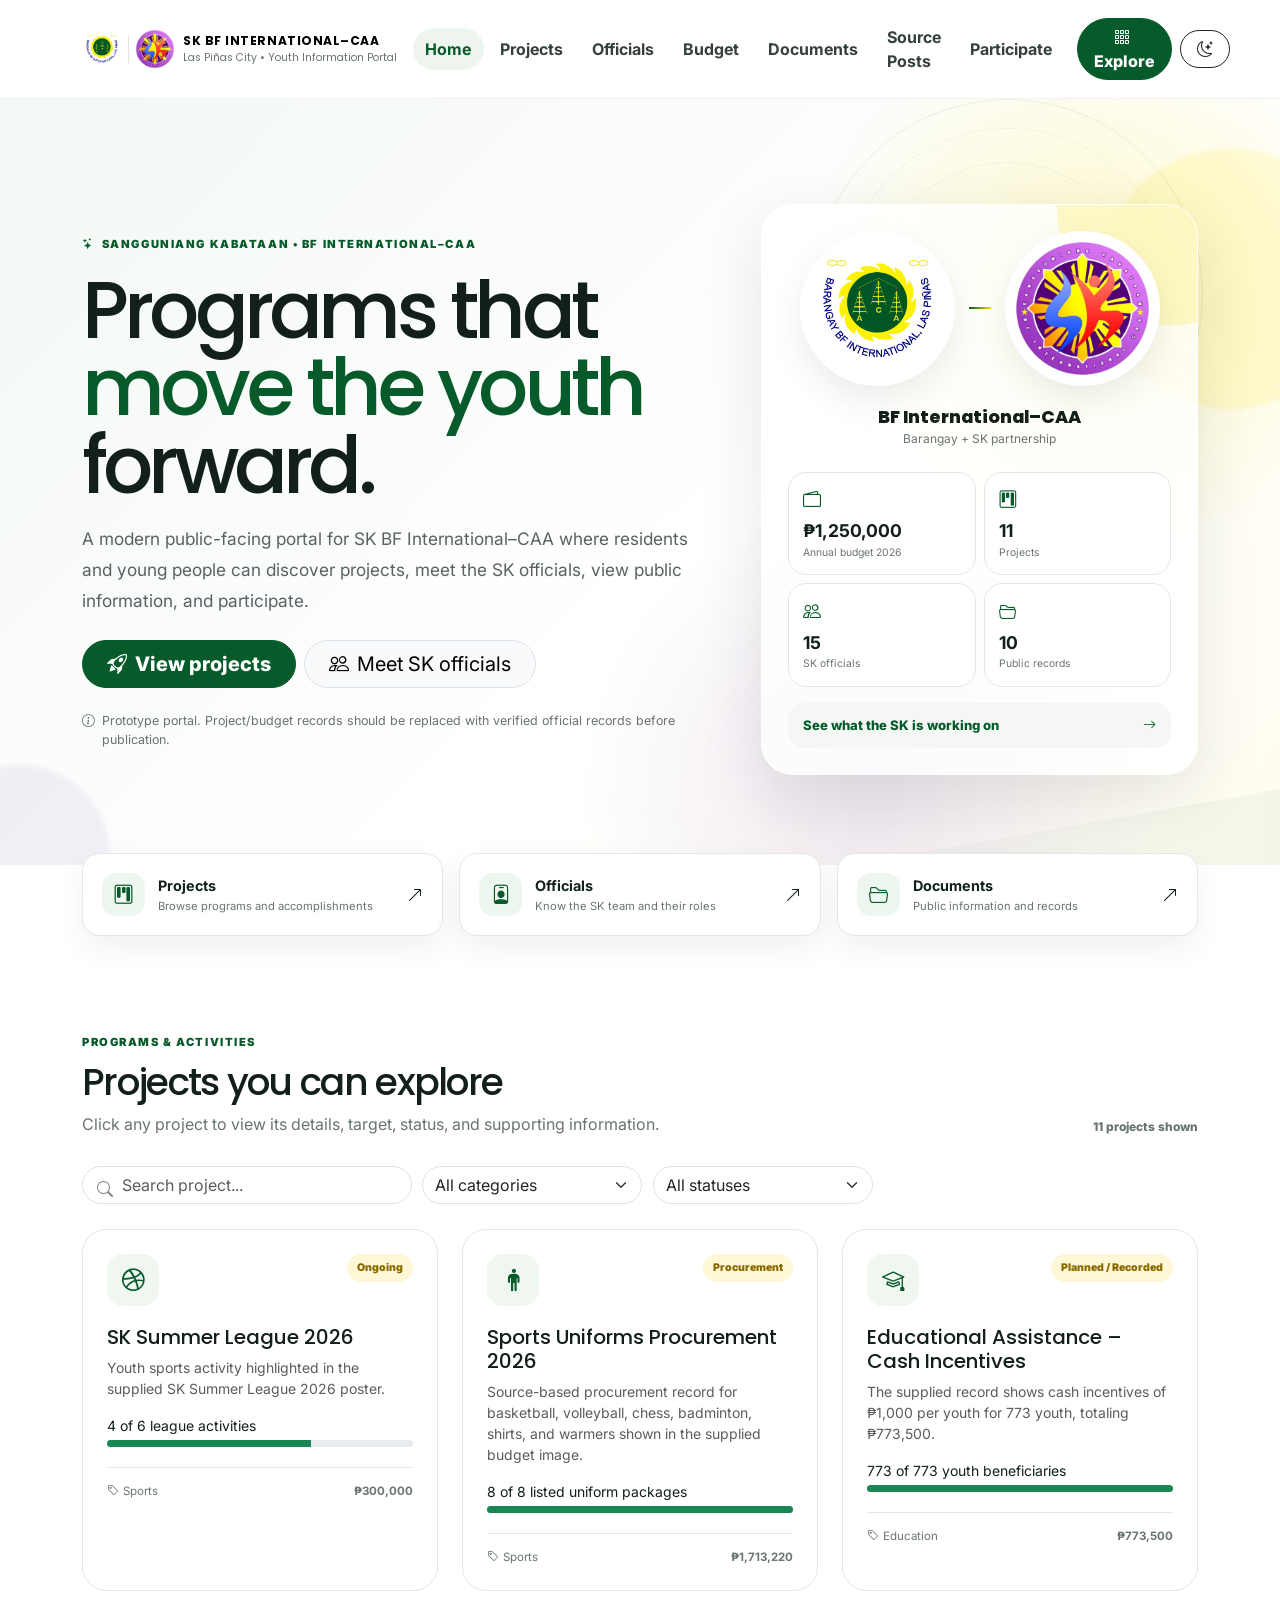
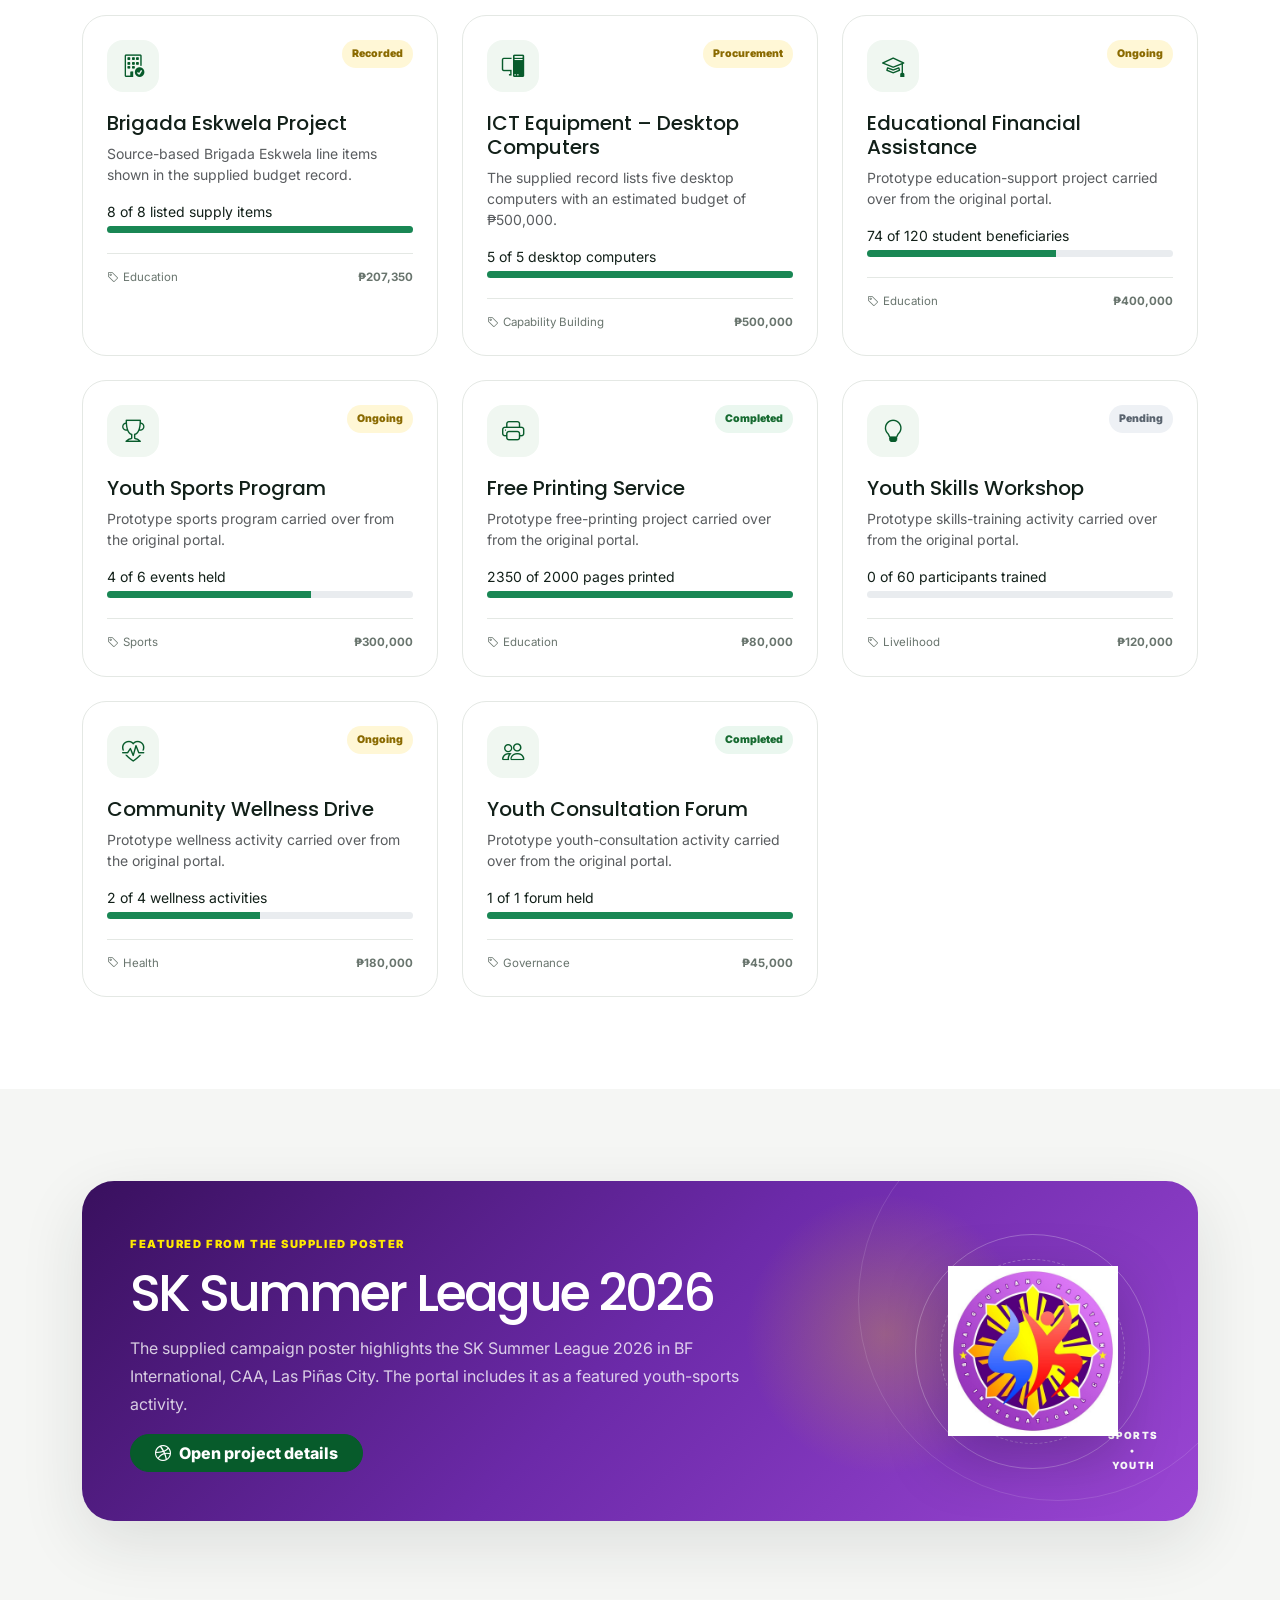
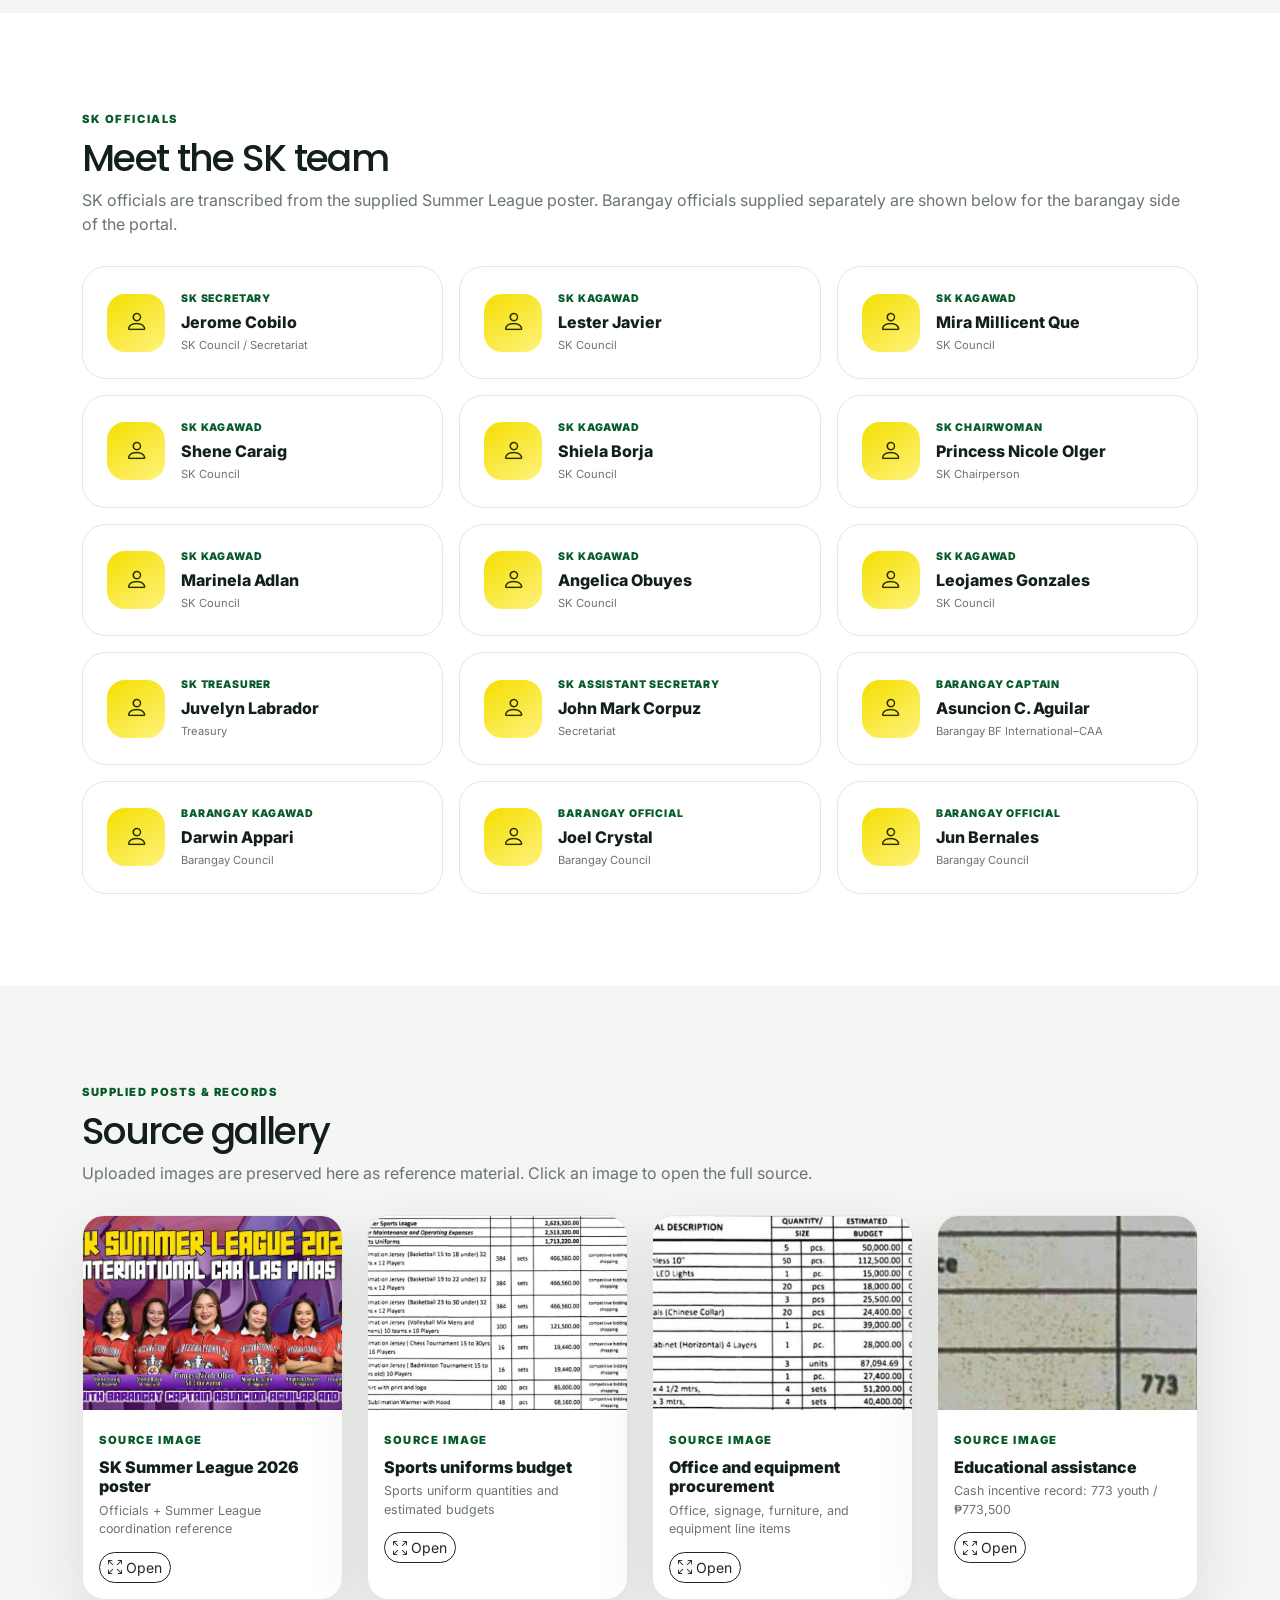
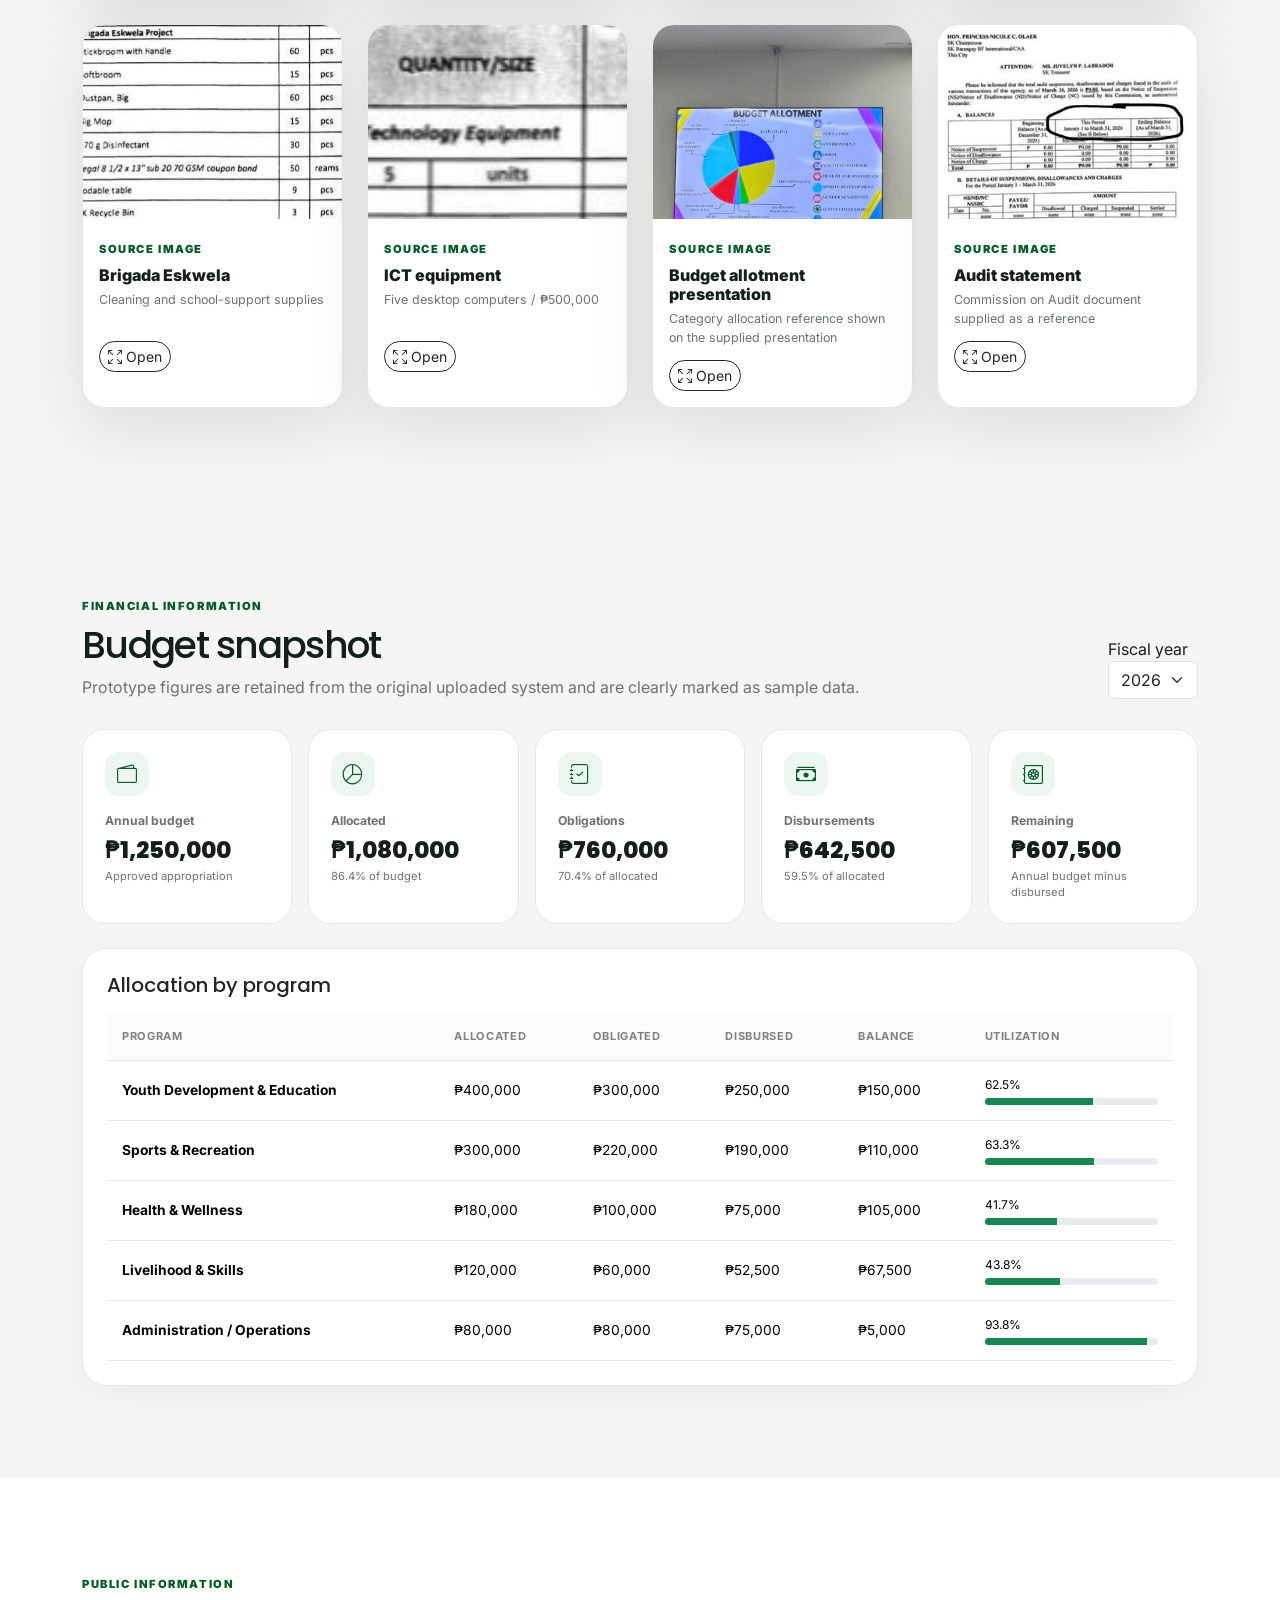
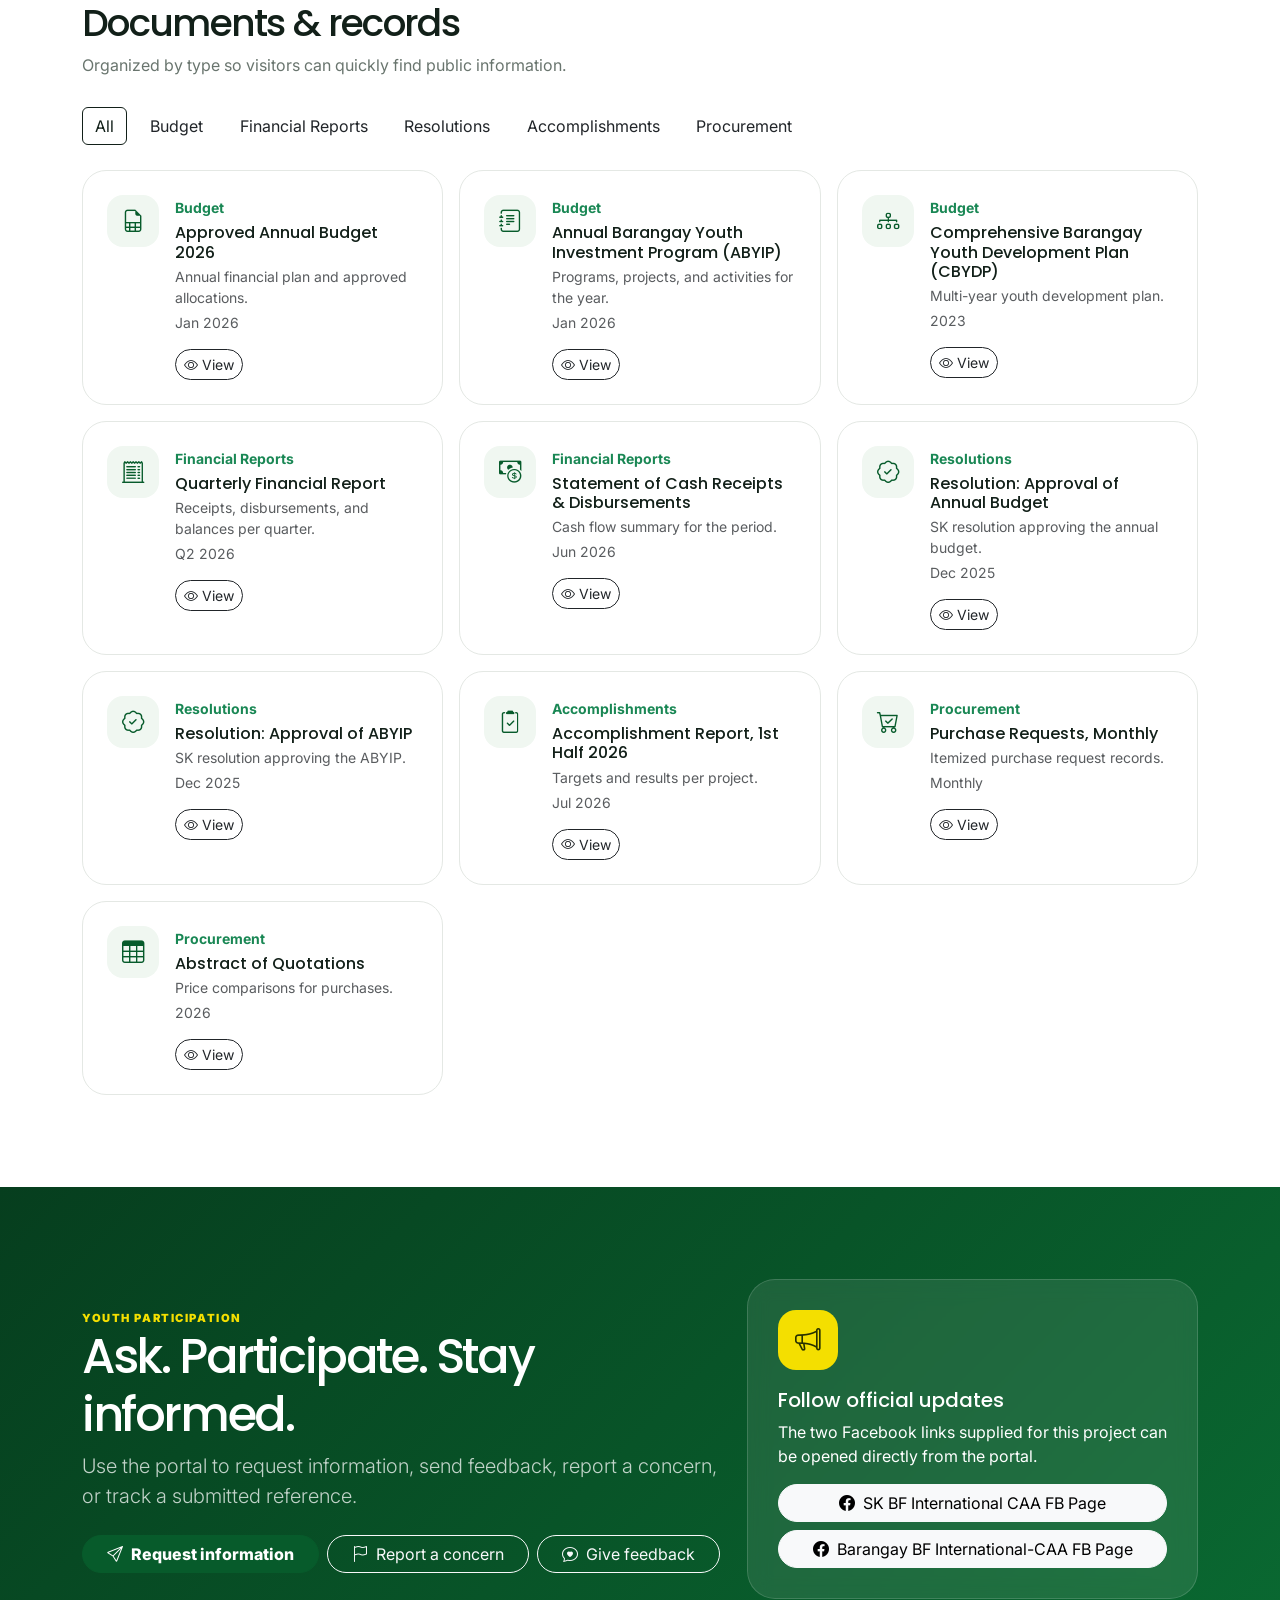
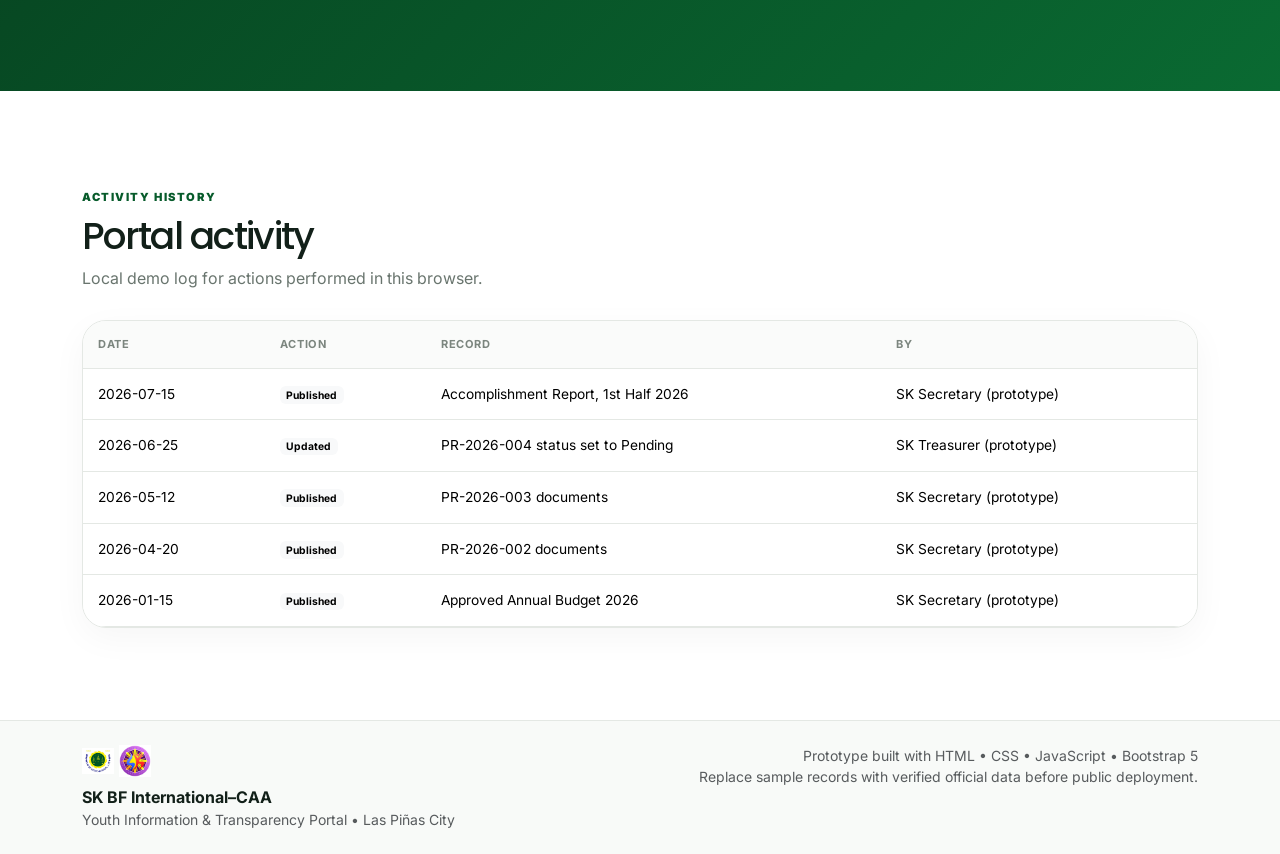
<file: index.html>
<!DOCTYPE html>
<html lang="en">
<head>
  <meta charset="UTF-8">
  <meta name="viewport" content="width=device-width, initial-scale=1.0">
  <title>SK BF International–CAA | Youth Information Portal</title>
  <meta name="description" content="SK BF International–CAA youth information and project transparency portal.">
  <link href="https://cdn.jsdelivr.net/npm/bootstrap@5.3.3/dist/css/bootstrap.min.css" rel="stylesheet">
  <link href="https://cdn.jsdelivr.net/npm/bootstrap-icons@1.11.3/font/bootstrap-icons.css" rel="stylesheet">
  <link href="https://fonts.googleapis.com/css2?family=Inter:wght@400;500;600;700;800&family=Poppins:wght@600;700;800&display=swap" rel="stylesheet">
  <link rel="stylesheet" href="css/style.css">
</head>
<body data-bs-spy="scroll" data-bs-target="#mainNav" data-bs-root-margin="-35% 0px -55% 0px">

<nav class="navbar navbar-expand-xl sticky-top glass-nav">
  <div class="container py-2">
    <a class="navbar-brand d-flex align-items-center gap-2" href="#home">
      <div class="brand-logos">
        <img src="assets/barangay-logo.png" alt="Barangay BF International–CAA logo">
        <span></span>
        <img src="assets/sk-logo.png" alt="SK BF International–CAA logo">
      </div>
      <div class="brand-text">
        <strong>SK BF INTERNATIONAL–CAA</strong>
        <small>Las Piñas City • Youth Information Portal</small>
      </div>
    </a>
    <button class="navbar-toggler" type="button" data-bs-toggle="collapse" data-bs-target="#mainNav" aria-label="Menu">
      <i class="bi bi-list"></i>
    </button>
    <div class="collapse navbar-collapse" id="mainNav">
      <ul class="navbar-nav ms-auto align-items-xl-center gap-xl-1">
        <li class="nav-item"><a class="nav-link" href="#home">Home</a></li>
        <li class="nav-item"><a class="nav-link" href="#projects">Projects</a></li>
        <li class="nav-item"><a class="nav-link" href="#officials">Officials</a></li>
        <li class="nav-item"><a class="nav-link" href="#budget">Budget</a></li>
        <li class="nav-item"><a class="nav-link" href="#documents">Documents</a></li>
        <li class="nav-item"><a class="nav-link" href="#source-posts">Source Posts</a></li>
        <li class="nav-item"><a class="nav-link" href="#participate">Participate</a></li>
        <li class="nav-item ms-xl-2">
          <a class="btn btn-sk rounded-pill px-3" href="#projects"><i class="bi bi-grid-3x3-gap me-1"></i> Explore</a>
        </li>
        <li class="nav-item ms-xl-1">
          <button class="btn btn-outline-dark rounded-pill px-3" id="themeBtn" aria-label="Toggle dark mode"><i class="bi bi-moon-stars"></i></button>
        </li>
      </ul>
    </div>
  </div>
</nav>

<header id="home" class="hero-section">
  <div class="hero-orb orb-one"></div>
  <div class="hero-orb orb-two"></div>
  <div class="hero-rays"></div>
  <div class="container position-relative">
    <div class="row align-items-center g-5">
      <div class="col-lg-7">
        <span class="eyebrow"><i class="bi bi-stars"></i> SANGGUNIANG KABATAAN • BF INTERNATIONAL–CAA</span>
        <h1>Programs that <span>move the youth</span> forward.</h1>
        <p class="hero-copy">
          A modern public-facing portal for SK BF International–CAA where residents and young people can
          discover projects, meet the SK officials, view public information, and participate.
        </p>
        <div class="d-flex flex-wrap gap-2 mt-4">
          <a href="#projects" class="btn btn-sk btn-lg rounded-pill px-4"><i class="bi bi-rocket-takeoff me-2"></i>View projects</a>
          <a href="#officials" class="btn btn-light btn-lg rounded-pill px-4 border"><i class="bi bi-people me-2"></i>Meet SK officials</a>
        </div>
        <div class="hero-note mt-4">
          <i class="bi bi-info-circle"></i>
          Prototype portal. Project/budget records should be replaced with verified official records before publication.
        </div>
      </div>

      <div class="col-lg-5">
        <div class="hero-panel">
          <div class="hero-brand-lockup">
            <div class="hero-logo">
              <img src="assets/barangay-logo.png" alt="Barangay BF International–CAA logo">
            </div>
            <div class="connector-line"></div>
            <div class="hero-logo sk">
              <img src="assets/sk-logo.png" alt="SK BF International logo">
            </div>
          </div>
          <div class="hero-panel-title">BF International–CAA</div>
          <div class="hero-panel-subtitle">Barangay + SK partnership</div>
          <div class="row g-2 mt-3" id="heroStats"></div>
          <a href="#projects" class="hero-panel-link">See what the SK is working on <i class="bi bi-arrow-right"></i></a>
        </div>
      </div>
    </div>
  </div>
</header>

<main>
<section class="quick-strip">
  <div class="container">
    <div class="row g-3">
      <div class="col-md-4"><a href="#projects"><i class="bi bi-kanban"></i><span><strong>Projects</strong><small>Browse programs and accomplishments</small></span><i class="bi bi-arrow-up-right ms-auto"></i></a></div>
      <div class="col-md-4"><a href="#officials"><i class="bi bi-person-badge"></i><span><strong>Officials</strong><small>Know the SK team and their roles</small></span><i class="bi bi-arrow-up-right ms-auto"></i></a></div>
      <div class="col-md-4"><a href="#documents"><i class="bi bi-folder2-open"></i><span><strong>Documents</strong><small>Public information and records</small></span><i class="bi bi-arrow-up-right ms-auto"></i></a></div>
    </div>
  </div>
</section>

<section class="section-pad" id="projects">
  <div class="container">
    <div class="section-heading">
      <div>
        <span class="section-kicker">PROGRAMS & ACTIVITIES</span>
        <h2>Projects you can explore</h2>
        <p>Click any project to view its details, target, status, and supporting information.</p>
      </div>
      <div class="project-count" id="projectCount"></div>
    </div>

    <div class="filter-bar">
      <div class="search-wrap"><i class="bi bi-search"></i><input id="projectSearch" class="form-control" placeholder="Search project..." aria-label="Search project"></div>
      <select id="projectCat" class="form-select" aria-label="Project category"></select>
      <select id="projectStatus" class="form-select" aria-label="Project status">
        <option value="">All statuses</option>
        <option>Ongoing</option>
        <option>Completed</option>
        <option>Upcoming</option>
        <option>Pending</option>
      </select>
    </div>
    <div class="row g-4" id="projectGrid"></div>
  </div>
</section>

<section class="section-pad soft-bg">
  <div class="container">
    <div class="feature-banner">
      <div class="feature-copy">
        <span class="section-kicker">FEATURED FROM THE SUPPLIED POSTER</span>
        <h2>SK Summer League 2026</h2>
        <p>The supplied campaign poster highlights the SK Summer League 2026 in BF International, CAA, Las Piñas City. The portal includes it as a featured youth-sports activity.</p>
        <a href="#projects" class="btn btn-sk rounded-pill px-4"><i class="bi bi-dribbble me-2"></i>Open project details</a>
      </div>
      <div class="feature-art">
        <img src="assets/sk-logo.png" alt="SK BF International logo">
        <div class="feature-ring"></div>
        <span>SPORTS<br>•<br>YOUTH</span>
      </div>
    </div>
  </div>
</section>

<section class="section-pad" id="officials">
  <div class="container">
    <div class="section-heading">
      <div>
        <span class="section-kicker">SK OFFICIALS</span>
        <h2>Meet the SK team</h2>
        <p>SK officials are transcribed from the supplied Summer League poster. Barangay officials supplied separately are shown below for the barangay side of the portal.</p>
      </div>
    </div>
    <div class="row g-3" id="officialGrid"></div>
  </div>
</section>

<section class="section-pad soft-bg" id="source-posts">
  <div class="container">
    <div class="section-heading">
      <div>
        <span class="section-kicker">SUPPLIED POSTS & RECORDS</span>
        <h2>Source gallery</h2>
        <p>Uploaded images are preserved here as reference material. Click an image to open the full source.</p>
      </div>
    </div>
    <div class="row g-4" id="sourceMediaGrid"></div>
  </div>
</section>

<section class="section-pad soft-bg" id="budget">
  <div class="container">
    <div class="section-heading">
      <div>
        <span class="section-kicker">FINANCIAL INFORMATION</span>
        <h2>Budget snapshot</h2>
        <p>Prototype figures are retained from the original uploaded system and are clearly marked as sample data.</p>
      </div>
      <div class="year-control"><label for="yearFilter">Fiscal year</label><select id="yearFilter" class="form-select"><option>2026</option><option>2025</option></select></div>
    </div>
    <div class="row row-cols-1 row-cols-sm-2 row-cols-xl-5 g-3" id="budgetCards"></div>
    <div class="card clean-card mt-4"><div class="card-body p-4">
      <h5 class="mb-3">Allocation by program</h5>
      <div class="table-responsive"><table class="table align-middle mb-0">
        <thead><tr><th>Program</th><th>Allocated</th><th>Obligated</th><th>Disbursed</th><th>Balance</th><th>Utilization</th></tr></thead>
        <tbody id="budgetTable"></tbody>
      </table></div>
    </div></div>
  </div>
</section>

<section class="section-pad" id="documents">
  <div class="container">
    <div class="section-heading">
      <div>
        <span class="section-kicker">PUBLIC INFORMATION</span>
        <h2>Documents & records</h2>
        <p>Organized by type so visitors can quickly find public information.</p>
      </div>
    </div>
    <div class="filter-bar" id="docChips"></div>
    <div class="row g-3" id="documentGrid"></div>
  </div>
</section>

<section class="section-pad accountability-section" id="participate">
  <div class="container">
    <div class="row g-4 align-items-center">
      <div class="col-lg-7">
        <span class="section-kicker">YOUTH PARTICIPATION</span>
        <h2>Ask. Participate. Stay informed.</h2>
        <p class="lead">Use the portal to request information, send feedback, report a concern, or track a submitted reference.</p>
        <div class="d-flex flex-wrap gap-2 mt-4">
          <button class="btn btn-sk rounded-pill px-4" data-bs-toggle="modal" data-bs-target="#requestModal"><i class="bi bi-send me-2"></i>Request information</button>
          <button class="btn btn-outline-light rounded-pill px-4" data-bs-toggle="modal" data-bs-target="#reportModal"><i class="bi bi-flag me-2"></i>Report a concern</button>
          <button class="btn btn-outline-light rounded-pill px-4" data-bs-toggle="modal" data-bs-target="#feedbackModal"><i class="bi bi-chat-heart me-2"></i>Give feedback</button>
        </div>
      </div>
      <div class="col-lg-5">
        <div class="accountability-card">
          <div class="icon-bubble"><i class="bi bi-megaphone"></i></div>
          <h5>Follow official updates</h5>
          <p class="mb-3">The two Facebook links supplied for this project can be opened directly from the portal.</p>
          <div class="d-grid gap-2">
            <a class="btn btn-light rounded-pill" target="_blank" rel="noopener" href="https://www.facebook.com/SKBFINTLCAA2024"><i class="bi bi-facebook me-2"></i>SK BF International CAA FB Page</a>
            <a class="btn btn-light rounded-pill" target="_blank" rel="noopener" href="Barangay BF International-CAA"><i class="bi bi-facebook me-2"></i>Barangay BF International-CAA FB Page</a>
          </div>
        </div>
      </div>
    </div>
  </div>
</section>

<section class="section-pad" id="audit">
  <div class="container">
    <div class="section-heading"><div><span class="section-kicker">ACTIVITY HISTORY</span><h2>Portal activity</h2><p>Local demo log for actions performed in this browser.</p></div></div>
    <div class="card clean-card"><div class="card-body p-0"><div class="table-responsive"><table class="table align-middle mb-0">
      <thead><tr><th>Date</th><th>Action</th><th>Record</th><th>By</th></tr></thead>
      <tbody id="auditTable"></tbody>
    </table></div></div></div>
  </div>
</section>
</main>

<footer class="footer">
  <div class="container py-4 d-flex flex-wrap justify-content-between gap-3">
    <div>
      <div class="footer-brand"><img src="assets/barangay-logo.png" alt=""><img src="assets/sk-logo.png" alt=""></div>
      <strong>SK BF International–CAA</strong>
      <small class="d-block text-muted">Youth Information & Transparency Portal • Las Piñas City</small>
    </div>
    <div class="text-muted small text-end">
      Prototype built with HTML • CSS • JavaScript • Bootstrap 5<br>
      <span>Replace sample records with verified official data before public deployment.</span>
    </div>
  </div>
</footer>

<!-- Request modal -->
<div class="modal fade" id="requestModal" tabindex="-1"><div class="modal-dialog modal-dialog-centered"><div class="modal-content border-0 shadow-lg rounded-4">
  <form id="requestForm">
    <div class="modal-header border-0"><h5 class="modal-title"><i class="bi bi-file-earmark-text me-2"></i>Request for information</h5><button type="button" class="btn-close" data-bs-dismiss="modal" aria-label="Close"></button></div>
    <div class="modal-body pt-0">
      <label class="form-label">Information needed</label><input required name="request" class="form-control mb-3" placeholder="e.g. SK project accomplishment report">
      <label class="form-label">Purpose</label><textarea required name="details" class="form-control mb-3" rows="3"></textarea>
      <label class="form-label">Contact (optional)</label><input name="contact" class="form-control">
    </div>
    <div class="modal-footer border-0"><button class="btn btn-sk rounded-pill px-4">Send request</button></div>
  </form>
</div></div></div>

<!-- Concern modal -->
<div class="modal fade" id="reportModal" tabindex="-1"><div class="modal-dialog modal-dialog-centered"><div class="modal-content border-0 shadow-lg rounded-4">
  <form id="reportForm">
    <div class="modal-header border-0"><h5 class="modal-title"><i class="bi bi-shield-exclamation me-2"></i>Report a concern</h5><button type="button" class="btn-close" data-bs-dismiss="modal" aria-label="Close"></button></div>
    <div class="modal-body pt-0">
      <label class="form-label">Category</label>
      <select required name="category" class="form-select mb-3"><option value="">Select...</option><option>Project</option><option>Budget</option><option>Procurement</option><option>Document</option><option>Other</option></select>
      <label class="form-label">What happened?</label><textarea required name="details" class="form-control mb-3" rows="4"></textarea>
      <label class="form-label">Contact (optional)</label><input name="contact" class="form-control">
    </div>
    <div class="modal-footer border-0"><button class="btn btn-dark rounded-pill px-4">Send concern</button></div>
  </form>
</div></div></div>

<!-- Feedback modal -->
<div class="modal fade" id="feedbackModal" tabindex="-1"><div class="modal-dialog modal-dialog-centered"><div class="modal-content border-0 shadow-lg rounded-4">
  <form id="feedbackForm">
    <div class="modal-header border-0"><h5 class="modal-title"><i class="bi bi-chat-heart me-2"></i>Public feedback</h5><button type="button" class="btn-close" data-bs-dismiss="modal" aria-label="Close"></button></div>
    <div class="modal-body pt-0">
      <label class="form-label">How clear is the information?</label><select required name="rating" class="form-select mb-3"><option value="">Select...</option><option value="5">5 - Very clear</option><option value="4">4</option><option value="3">3</option><option value="2">2</option><option value="1">1 - Not clear</option></select>
      <label class="form-label">Comments</label><textarea required name="details" class="form-control" rows="4"></textarea>
    </div>
    <div class="modal-footer border-0"><button class="btn btn-sk rounded-pill px-4">Send feedback</button></div>
  </form>
</div></div></div>

<div class="modal fade" id="projectModal" tabindex="-1"><div class="modal-dialog modal-lg modal-dialog-centered modal-dialog-scrollable"><div class="modal-content border-0 shadow-lg rounded-4">
  <div class="modal-header border-0"><div><span class="section-kicker" id="pmCat"></span><h5 class="modal-title mt-1" id="pmTitle"></h5></div><button type="button" class="btn-close" data-bs-dismiss="modal" aria-label="Close"></button></div>
  <div class="modal-body pt-0" id="pmBody"></div>
</div></div></div>

<div class="toast-container position-fixed bottom-0 end-0 p-3">
  <div id="liveToast" class="toast border-0 shadow" role="alert"><div class="toast-body"><i class="bi bi-check-circle-fill me-2 text-success"></i><span id="toastMessage"></span></div></div>
</div>

<script src="https://cdn.jsdelivr.net/npm/bootstrap@5.3.3/dist/js/bootstrap.bundle.min.js"></script>
<script src="js/app.js"></script>
</body>
</html>
</file>
<file: css/style.css>
/* SK BF International–CAA
   Premium civic / youth portal using the supplied Barangay + SK logos. */

:root{
  --green:#075b2b;
  --green-dark:#043b1d;
  --yellow:#f4df00;
  --purple:#6c2aa9;
  --purple-dark:#42136d;
  --ink:#122019;
  --muted:#69756e;
  --paper:#fff;
  --soft:#f5f6f4;
  --line:#e4e8e4;
  --shadow:0 22px 65px rgba(30,38,33,.11);
  --radius:24px;
}
*{scroll-behavior:smooth}
body{font-family:Inter,Arial,sans-serif;color:var(--ink);background:var(--paper)}
h1,h2,h3,h4,h5,.navbar-brand{font-family:Poppins,Inter,sans-serif}
a{text-decoration:none}
.glass-nav{background:rgba(255,255,255,.91);backdrop-filter:blur(18px);border-bottom:1px solid rgba(0,0,0,.06)}
.brand-logos{display:flex;align-items:center;gap:6px}
.brand-logos img{width:40px;height:40px;object-fit:contain;border-radius:50%}
.brand-logos span{width:1px;height:28px;background:#dfe3df}
.brand-text strong{display:block;font-size:.76rem;letter-spacing:.045em}
.brand-text small{display:block;color:var(--muted);font-size:.66rem}
.nav-link{font-weight:700;color:#344039!important;border-radius:999px;padding:.55rem .78rem!important}
.nav-link:hover,.nav-link.active{background:#edf5ee;color:var(--green)!important}
.navbar-toggler{border:0;font-size:1.4rem}
.btn-sk{background:var(--green);border-color:var(--green);color:#fff;font-weight:800}
.btn-sk:hover{background:var(--green-dark);border-color:var(--green-dark);color:#fff}
.hero-section{position:relative;overflow:hidden;padding:105px 0 90px;background:
  radial-gradient(circle at 85% 25%,rgba(244,223,0,.22),transparent 23%),
  radial-gradient(circle at 68% 90%,rgba(108,42,169,.11),transparent 26%),
  linear-gradient(135deg,#f3f8f4 0%,#fff 58%,#fffdf0 100%)}
.hero-section:after{content:"";position:absolute;inset:auto -10% -65% 45%;height:520px;background:linear-gradient(90deg,transparent,rgba(7,91,43,.05));transform:rotate(-10deg);pointer-events:none}
.hero-orb{position:absolute;border-radius:50%;filter:blur(2px);opacity:.8}
.orb-one{width:260px;height:260px;right:-80px;top:50px;background:rgba(244,223,0,.16)}
.orb-two{width:180px;height:180px;left:-70px;bottom:-80px;background:rgba(108,42,169,.08)}
.hero-rays{position:absolute;right:6%;top:0;width:390px;height:390px;border:1px solid rgba(7,91,43,.08);border-radius:50%}
.hero-rays:before,.hero-rays:after{content:"";position:absolute;inset:28px;border:1px dashed rgba(7,91,43,.08);border-radius:50%}
.hero-rays:after{inset:62px}
.hero-section .container{z-index:2}
.eyebrow,.section-kicker{font-size:.7rem;font-weight:900;letter-spacing:.14em;color:var(--green);display:inline-flex;align-items:center;gap:.45rem}
.hero-section h1{font-size:clamp(2.9rem,6.2vw,5.7rem);line-height:.98;letter-spacing:-.06em;margin:18px 0}
.hero-section h1 span{color:var(--green)}
.hero-copy{font-size:1.08rem;line-height:1.8;max-width:700px;color:#58635c}
.hero-note{font-size:.78rem;color:#68736c;display:flex;gap:.5rem;align-items:flex-start;max-width:650px}
.hero-panel{background:rgba(255,255,255,.78);border:1px solid rgba(255,255,255,.95);box-shadow:var(--shadow);border-radius:32px;padding:26px;position:relative;overflow:hidden}
.hero-panel:before{content:"";position:absolute;right:-90px;top:-110px;width:230px;height:230px;border-radius:50%;background:rgba(244,223,0,.2)}
.hero-brand-lockup{display:flex;align-items:center;justify-content:center;gap:14px;position:relative;z-index:1}
.hero-logo{width:155px;height:155px;border-radius:50%;background:#fff;display:grid;place-items:center;box-shadow:0 14px 35px rgba(0,0,0,.08);padding:8px}
.hero-logo.sk{padding:7px}
.hero-logo img{width:100%;height:100%;object-fit:contain;border-radius:50%}
.connector-line{width:22px;height:2px;background:linear-gradient(90deg,var(--green),var(--yellow))}
.hero-panel-title{text-align:center;font-family:Poppins;font-weight:800;font-size:1.1rem;margin-top:18px}
.hero-panel-subtitle{text-align:center;color:var(--muted);font-size:.75rem}
.hero-panel-link{display:flex;align-items:center;justify-content:space-between;margin-top:16px;padding:13px 15px;border-radius:16px;background:#f4f7f4;color:var(--green);font-weight:800;font-size:.82rem}
.mini-stat{border:1px solid var(--line);border-radius:18px;padding:14px;background:#fff}
.mini-stat i{font-size:1.1rem;color:var(--green)}
.mini-stat strong,.mini-stat span{display:block}
.mini-stat strong{font-size:1.1rem;margin-top:5px}
.mini-stat span{font-size:.65rem;color:var(--muted)}
.quick-strip{margin-top:-28px;position:relative;z-index:4}
.quick-strip .row>div>a{height:100%;display:flex;align-items:center;gap:13px;padding:19px;background:#fff;border:1px solid var(--line);border-radius:18px;color:var(--ink);box-shadow:0 12px 30px rgba(0,0,0,.06);transition:.25s}
.quick-strip .row>div>a:hover{transform:translateY(-4px);box-shadow:var(--shadow)}
.quick-strip a>i:first-child{width:43px;height:43px;border-radius:14px;display:grid;place-items:center;background:#eef7ef;color:var(--green);font-size:1.2rem}
.quick-strip strong,.quick-strip small{display:block}
.quick-strip strong{font-size:.9rem}
.quick-strip small{font-size:.7rem;color:var(--muted);margin-top:2px}
.section-pad{padding:92px 0}
.soft-bg{background:var(--soft)}
.section-heading{display:flex;justify-content:space-between;align-items:end;gap:25px;margin-bottom:30px}
.section-heading h2{font-size:2.35rem;letter-spacing:-.045em;margin:.45rem 0}
.section-heading p{color:var(--muted);margin:0}
.project-count{font-size:.75rem;font-weight:800;color:var(--muted);white-space:nowrap}
.filter-bar{display:flex;flex-wrap:wrap;gap:.65rem;margin-bottom:25px}
.filter-bar .form-select{max-width:220px;border-radius:999px}
.search-wrap{position:relative;max-width:330px;flex:1}
.search-wrap i{position:absolute;left:15px;top:11px;color:#7d887f}
.search-wrap .form-control{padding-left:39px;border-radius:999px}
.form-control,.form-select{border-color:#dfe5df}
.form-control:focus,.form-select:focus{border-color:#8bb29a;box-shadow:0 0 0 .2rem rgba(7,91,43,.1)}
.clean-card{border:1px solid var(--line);border-radius:24px;box-shadow:0 10px 35px rgba(0,0,0,.04);overflow:hidden}
.stat-card{border:1px solid var(--line);border-radius:22px;padding:22px;background:#fff;height:100%;transition:.25s}
.stat-card:hover{transform:translateY(-4px);box-shadow:var(--shadow)}
.stat-icon{width:44px;height:44px;border-radius:14px;background:#edf6ef;color:var(--green);display:grid;place-items:center;font-size:1.25rem;margin-bottom:16px}
.stat-label{color:var(--muted);font-size:.76rem;font-weight:700}
.stat-value{font-family:Poppins;font-size:1.45rem;font-weight:800;margin-top:2px}
.stat-foot{font-size:.7rem;color:var(--muted)}
.table thead th{font-size:.69rem;text-transform:uppercase;letter-spacing:.06em;color:#7b857e;background:#fafbfa;border-bottom:1px solid var(--line);padding:15px}
.table tbody td{padding:15px;font-size:.86rem;border-color:var(--line)}
.status-pill{display:inline-flex;align-items:center;gap:5px;border-radius:999px;padding:6px 10px;font-size:.66rem;font-weight:900}
.status-complete{background:#eaf7ef;color:#176b31}.status-ongoing{background:#fff7d6;color:#8a6a00}
.status-pending{background:#eef1f5;color:#59636e}.status-upcoming{background:#f0e9ff;color:#62369a}
.project-card{height:100%;background:#fff;border:1px solid var(--line);border-radius:24px;padding:24px;transition:.25s;cursor:pointer;position:relative;overflow:hidden}
.project-card:before{content:"";position:absolute;left:0;top:0;width:4px;height:0;background:linear-gradient(var(--green),var(--yellow));transition:.25s}
.project-card:hover{transform:translateY(-6px);box-shadow:var(--shadow)}
.project-card:hover:before{height:100%}
.project-icon{width:52px;height:52px;border-radius:16px;background:#f0f7f1;color:var(--green);display:grid;place-items:center;font-size:1.4rem}
.project-card h5{margin-top:19px;margin-bottom:8px}
.project-meta{display:flex;justify-content:space-between;border-top:1px solid var(--line);margin-top:20px;padding-top:15px;font-size:.72rem;color:var(--muted)}
.feature-banner{min-height:340px;border-radius:32px;overflow:hidden;position:relative;background:
  radial-gradient(circle at 72% 45%,rgba(244,223,0,.25),transparent 17%),
  linear-gradient(135deg,#39105e,#6c2aa9 50%,#9b46d4);color:#fff;padding:48px;display:flex;align-items:center;justify-content:space-between;gap:30px;box-shadow:var(--shadow)}
.feature-banner:after{content:"";position:absolute;width:400px;height:400px;border:1px solid rgba(255,255,255,.12);border-radius:50%;right:-60px;top:-80px}
.feature-copy{max-width:700px;position:relative;z-index:2}
.feature-copy .section-kicker{color:#ffe900}
.feature-copy h2{font-size:clamp(2.2rem,4vw,4rem);letter-spacing:-.055em;margin:.55rem 0}
.feature-copy p{color:rgba(255,255,255,.78);line-height:1.75;max-width:650px}
.feature-art{width:235px;height:235px;position:relative;display:grid;place-items:center;flex:0 0 auto;z-index:2}
.feature-art img{width:170px;height:170px;object-fit:contain;filter:drop-shadow(0 20px 30px rgba(0,0,0,.22));z-index:3}
.feature-ring{position:absolute;inset:0;border:1px solid rgba(255,255,255,.25);border-radius:50%}
.feature-ring:before{content:"";position:absolute;inset:24px;border:1px dashed rgba(255,255,255,.28);border-radius:50%}
.feature-art span{position:absolute;bottom:-4px;right:-8px;font-size:.62rem;font-weight:900;letter-spacing:.12em;text-align:center;color:#fff}
.official-avatar{width:58px;height:58px;border-radius:18px;background:linear-gradient(145deg,#f4df00,#fff27d);color:#273000;display:grid;place-items:center;font-size:1.45rem;flex-shrink:0;font-weight:900}
.official-role{font-size:.66rem;color:var(--green);font-weight:900;text-transform:uppercase;letter-spacing:.08em}
.official-name{font-weight:800;margin-top:3px}
.official-note{font-size:.7rem;color:var(--muted);margin-top:3px}
.accountability-section{background:linear-gradient(135deg,#063e1e,#0a6a32);color:#fff}
.accountability-section .section-kicker{color:var(--yellow)}
.accountability-section h2{font-size:3rem;letter-spacing:-.05em}
.accountability-section .lead{color:rgba(255,255,255,.75)}
.accountability-card{background:rgba(255,255,255,.09);border:1px solid rgba(255,255,255,.15);border-radius:28px;padding:30px;backdrop-filter:blur(10px)}
.icon-bubble{width:60px;height:60px;border-radius:18px;background:var(--yellow);color:#263000;display:grid;place-items:center;font-size:1.6rem;margin-bottom:18px}
.footer{background:#f8faf8;border-top:1px solid var(--line)}
.footer-brand{display:flex;gap:5px;margin-bottom:8px}
.footer-brand img{width:32px;height:32px;object-fit:contain}
body.dark{--paper:#101512;--ink:#edf4ee;--muted:#a9b5ac;--soft:#151b17;--line:#29342d}
body.dark .glass-nav{background:rgba(16,21,18,.92)}
body.dark .nav-link{color:#d9e2db!important}
body.dark .nav-link:hover,body.dark .nav-link.active{background:#1b2a20;color:#a8e0b2!important}
body.dark .hero-section{background:linear-gradient(135deg,#111812,#172019)}
body.dark .hero-panel,.dark .mini-stat,.dark .project-card,.dark .stat-card,.dark .clean-card,.dark .form-control,.dark .form-select,.dark .modal-content{background:#151c17;color:var(--ink)}
body.dark .quick-strip .row>div>a{background:#151c17;color:var(--ink)}
body.dark .hero-panel-link{background:#1b241e}
body.dark .table{--bs-table-bg:#151c17;--bs-table-color:#edf4ee;--bs-table-border-color:#29342d}
body.dark .table thead th{background:#111712}
body.dark .btn-light{background:#1b241e;color:#edf4ee;border-color:#334037}
body.dark .footer{background:#0d120f}
body.dark .btn-close{filter:invert(1)}
@media(max-width:991px){
  .hero-section{padding:70px 0}
  .section-heading{align-items:start;flex-direction:column}
  .feature-banner{padding:34px;align-items:flex-start}
  .feature-art{width:180px;height:180px}
  .hero-logo{width:125px;height:125px}
}
@media(max-width:575px){
  .brand-text small{display:none}
  .brand-logos img{width:34px;height:34px}
  .hero-brand-lockup{gap:7px}
  .hero-logo{width:100px;height:100px}
  .feature-banner{display:block}
  .feature-art{margin:20px auto 0}
  .accountability-section h2{font-size:2.35rem}
}
@media(prefers-reduced-motion:reduce){*{scroll-behavior:auto!important;transition:none!important}}

.source-badge{display:inline-flex;align-items:center;gap:6px;border:1px solid #d9e7db;background:#f4faf5;color:var(--green);padding:5px 9px;border-radius:999px;font-size:.62rem;font-weight:900;text-transform:uppercase;letter-spacing:.06em}
.source-media-card{height:100%;background:var(--paper);border:1px solid var(--line);border-radius:22px;overflow:hidden;box-shadow:var(--shadow);transition:transform .2s ease,box-shadow .2s ease}
.source-media-card:hover{transform:translateY(-4px);box-shadow:0 18px 40px rgba(25,50,30,.12)}
.source-media-card>a{display:block;background:#f1f3f1;aspect-ratio:4/3;overflow:hidden}
.source-media-card img{width:100%;height:100%;object-fit:cover;display:block}
.source-media-card h6{font-weight:850;margin:.45rem 0 .35rem}
.source-media-card p{font-size:.78rem;color:var(--muted);min-height:38px;margin-bottom:12px}
body.dark .source-badge{background:#17241a;border-color:#2d4734;color:#a8e0b2}
body.dark .source-media-card{background:#151c17}
body.dark .source-media-card>a{background:#101510}
</file>
